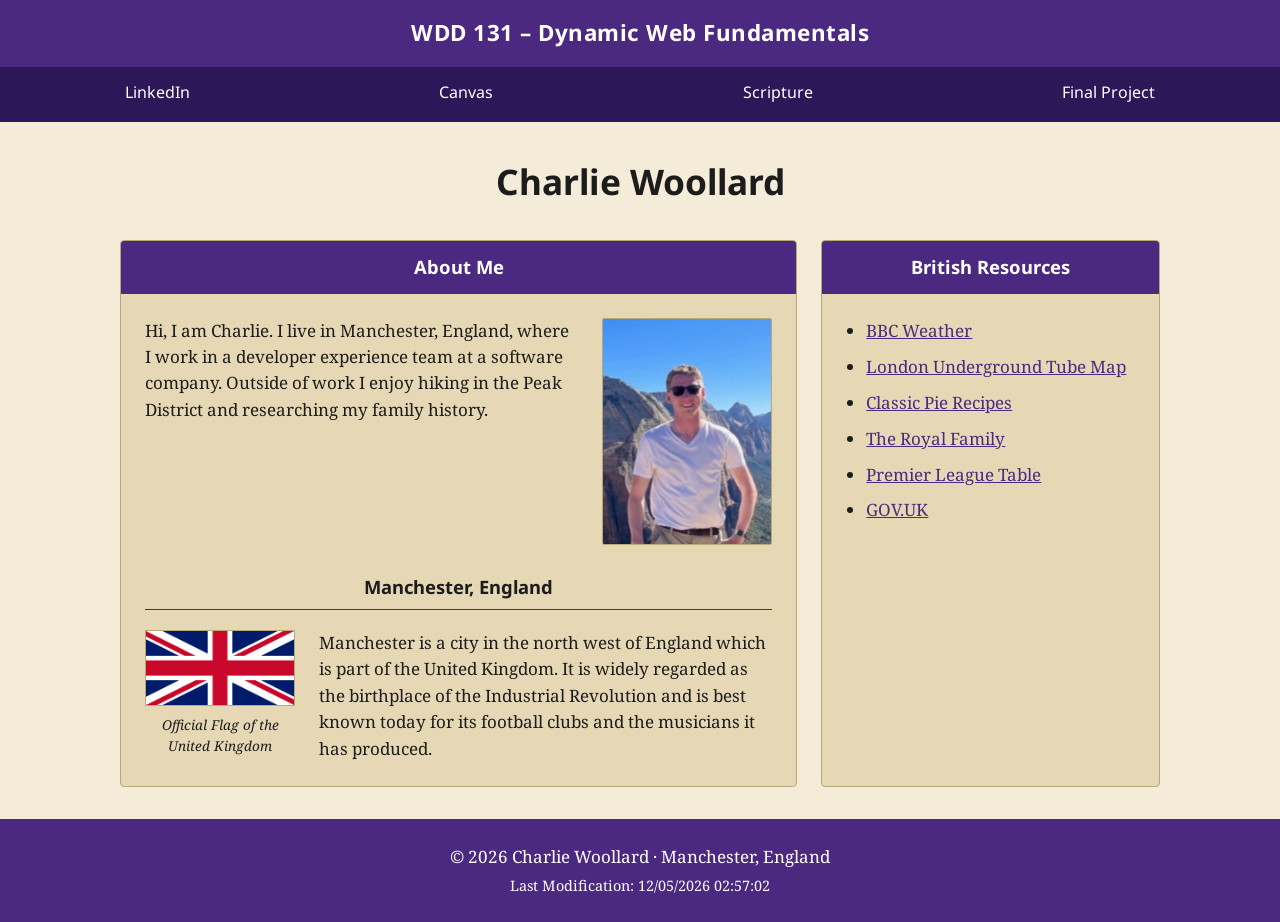
<file: index.html>
<!DOCTYPE html>
<html lang="en">

<head>
    <meta charset="UTF-8">
    <meta name="viewport" content="width=device-width, initial-scale=1.0">
    <meta name="description"
        content="WDD 131 – Dynamic Web Fundamentals course home page for Charlie Woollard, a developer from Manchester, England.">
    <meta name="author" content="Charlie Woollard">
    <title>WDD 131 – Dynamic Web Fundamentals – Charlie Woollard</title>
    <link rel="preconnect" href="https://fonts.googleapis.com">
    <link rel="preconnect" href="https://fonts.gstatic.com" crossorigin>
    <link rel="stylesheet"
        href="https://fonts.googleapis.com/css2?family=Noto+Sans:wght@400;700&family=Noto+Serif:ital,wght@0,400;0,700;1,400&display=swap">
    <link rel="stylesheet" href="styles/base.css">
    <script src="scripts/getdates.js" defer></script>
</head>

<body>
    <header>
        <span id="course-title">WDD 131 – Dynamic Web Fundamentals</span>
        <nav>
            <ul>
                <li><a href="https://www.linkedin.com/in/charliewoollard/">LinkedIn</a></li>
                <li><a href="https://byupw.instructure.com/">Canvas</a></li>
                <li><a
                        href="https://www.churchofjesuschrist.org/study/scriptures/bofm/mosiah/2?lang=eng&amp;id=p17#p17">Scripture</a>
                </li>
                <li><a href="project/index.html">Final Project</a></li>
            </ul>
        </nav>
    </header>

    <main>
        <h1>Charlie Woollard</h1>

        <div class="cards">
            <section class="card">
                <h2>About Me</h2>
                <div class="card-body">
                    <div class="about-intro">
                        <p>Hi, I am Charlie. I live in Manchester, England, where I work in a developer experience
                            team at a software company. Outside of work I enjoy hiking in the Peak District and
                            researching my family history.</p>
                        <img src="images/profile.jpg" alt="Photo of Charlie Woollard" class="profile-photo" width="269"
                            height="360">
                    </div>

                    <h3>Manchester, England</h3>

                    <div class="country">
                        <figure class="flag">
                            <img src="images/united-kingdom-flag.png" alt="Flag of the United Kingdom" width="330"
                                height="165">
                            <figcaption>Official Flag of the United Kingdom</figcaption>
                        </figure>
                        <p>Manchester is a city in the north west of England which is part of the United Kingdom. It is
                            widely regarded as the birthplace of the Industrial Revolution and is best known today for
                            its football clubs and the musicians it has produced.</p>
                    </div>
                </div>
            </section>

            <section class="card">
                <h2>British Resources</h2>
                <div class="card-body">
                    <ul class="resources">
                        <li><a href="https://www.bbc.co.uk/weather">BBC Weather</a></li>
                        <li><a href="https://tfl.gov.uk/maps/track/tube">London Underground Tube Map</a></li>
                        <li><a href="https://www.bbcgoodfood.com/recipes/collection/pie-recipes">Classic Pie Recipes</a>
                        </li>
                        <li><a href="https://www.royal.uk/royal-family">The Royal Family</a></li>
                        <li><a href="https://www.premierleague.com/tables">Premier League Table</a></li>
                        <li><a href="https://www.gov.uk/">GOV.UK</a></li>
                    </ul>
                </div>
            </section>
        </div>
    </main>

    <footer>
        <p>&copy; <span id="currentyear"></span> Charlie Woollard · Manchester, England</p>
        <p id="lastModified"></p>
    </footer>
</body>

</html>
</file>
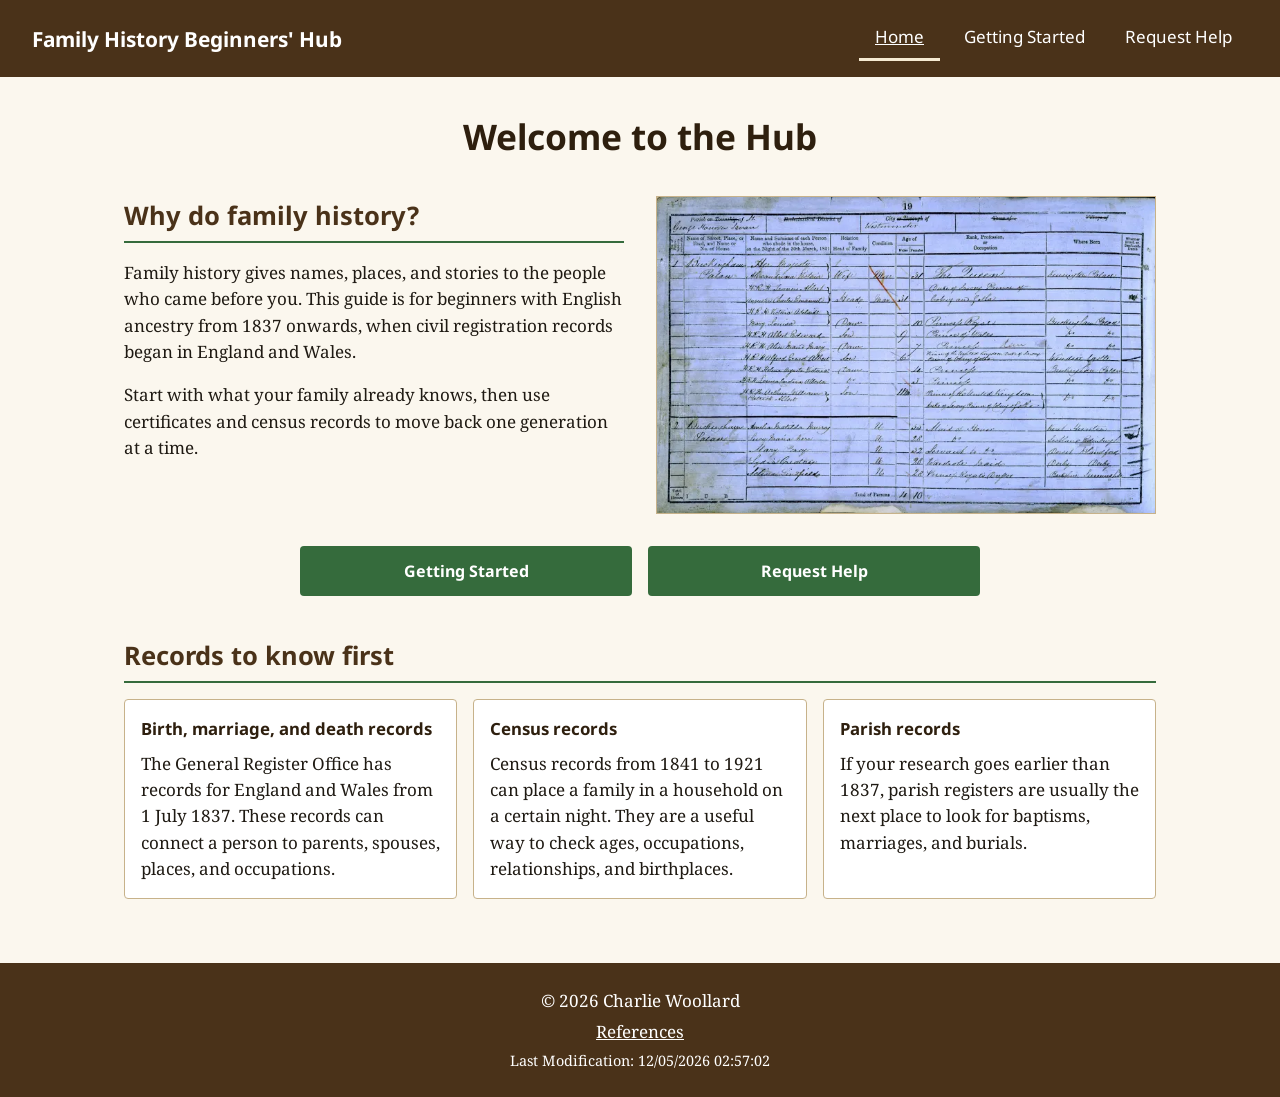
<file: project/index.html>
<!DOCTYPE html>
<html lang="en">

<head>
    <meta charset="UTF-8">
    <meta name="viewport" content="width=device-width, initial-scale=1.0">
    <meta name="description"
        content="A beginner guide to family history research for people with English ancestry from 1837 onwards.">
    <meta name="author" content="Charlie Woollard">
    <title>Family History Beginners' Hub</title>
    <link rel="preconnect" href="https://fonts.googleapis.com">
    <link rel="preconnect" href="https://fonts.gstatic.com" crossorigin>
    <link rel="stylesheet"
        href="https://fonts.googleapis.com/css2?family=Noto+Sans:wght@400;700&family=Noto+Serif:wght@400;700&display=swap">
    <link rel="stylesheet" href="styles/project.css">
    <script src="scripts/project.js" defer></script>
</head>

<body>
    <header>
        <p class="logo">Family History Beginners' Hub</p>
        <button id="menu-btn" type="button" aria-label="Toggle navigation menu"></button>
        <nav id="primary-nav">
            <ul>
                <li><a href="index.html" class="active">Home</a></li>
                <li><a href="getting-started.html">Getting Started</a></li>
                <li><a href="request-help.html">Request Help</a></li>
            </ul>
        </nav>
    </header>

    <main>
        <h1>Welcome to the Hub</h1>

        <section class="home-intro">
            <div>
                <h2>Why do family history?</h2>
                <p>Family history gives names, places, and stories to the people who came before you. This guide is for
                    beginners with English ancestry from 1837 onwards, when civil registration records began in England
                    and Wales.</p>
                <p>Start with what your family already knows, then use certificates and census records to move back one
                    generation at a time.</p>
            </div>
            <img class="hero-image" src="images/census-1851.webp"
                alt="Page from the 1851 census showing names and details written by hand" width="720" height="457">
        </section>

        <div class="action-links">
            <a href="getting-started.html">Getting Started</a>
            <a href="request-help.html">Request Help</a>
        </div>

        <section>
            <h2>Records to know first</h2>
            <div class="info-grid">
                <article>
                    <h3>Birth, marriage, and death records</h3>
                    <p>The General Register Office has records for England and Wales from 1 July 1837. These records can
                        connect a person to parents, spouses, places, and occupations.</p>
                </article>
                <article>
                    <h3>Census records</h3>
                    <p>Census records from 1841 to 1921 can place a family in a household on a certain night. They are a
                        useful way to check ages, occupations, relationships, and birthplaces.</p>
                </article>
                <article>
                    <h3>Parish records</h3>
                    <p>If your research goes earlier than 1837, parish registers are usually the next place to look for
                        baptisms, marriages, and burials.</p>
                </article>
            </div>
        </section>
    </main>

    <footer>
        <p>&copy; <span id="currentyear"></span> Charlie Woollard</p>
        <p><a href="references.html">References</a></p>
        <p id="lastModified"></p>
    </footer>
</body>

</html>
</file>
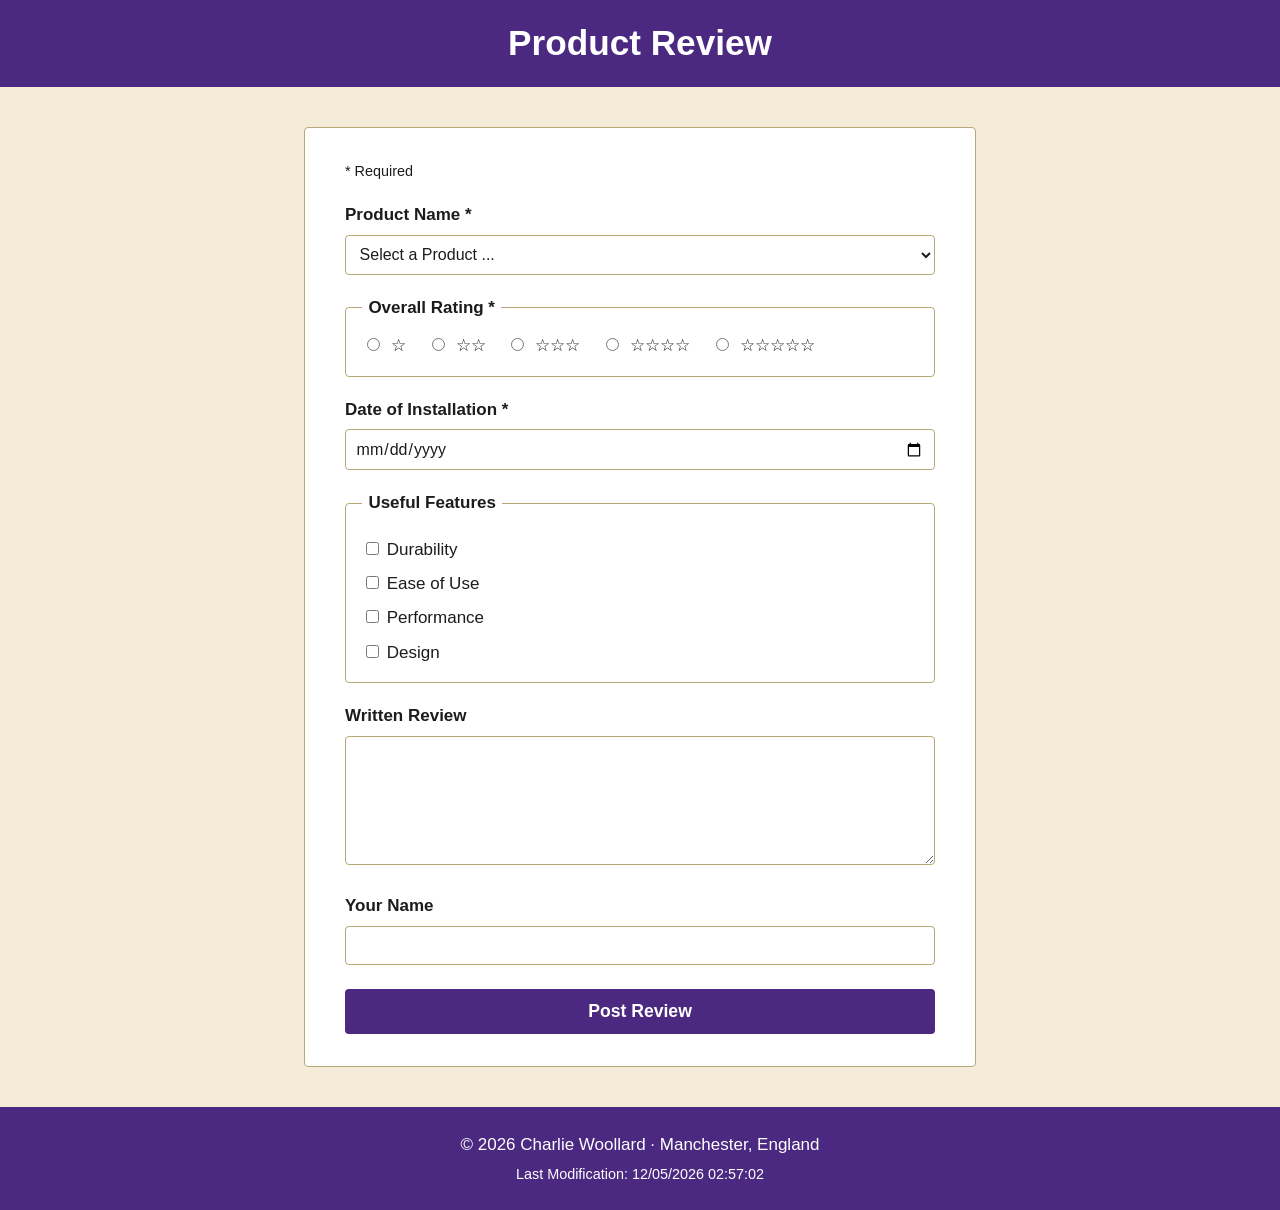
<file: form.html>
<!DOCTYPE html>
<html lang="en">

<head>
    <meta charset="UTF-8">
    <meta name="viewport" content="width=device-width, initial-scale=1.0">
    <meta name="description"
        content="WDD 131 - Product Review form where customers can rate and review a product, by Charlie Woollard.">
    <meta name="author" content="Charlie Woollard">
    <title>Product Review - Charlie Woollard</title>
    <link rel="stylesheet" href="styles/form.css">
    <script src="scripts/form.js" defer></script>
</head>

<body>
    <header>
        <h1>Product Review</h1>
    </header>

    <main>
        <form method="get" action="review.html">
            <p class="note">* Required</p>

            <label for="product">Product Name *</label>
            <select id="product" name="product" required>
                <option value="" disabled selected>Select a Product ...</option>
            </select>

            <fieldset class="rating">
                <legend>Overall Rating *</legend>
                <input type="radio" id="rating1" name="rating" value="1" required>
                <label for="rating1">&star;</label>
                <input type="radio" id="rating2" name="rating" value="2" required>
                <label for="rating2">&star;&star;</label>
                <input type="radio" id="rating3" name="rating" value="3" required>
                <label for="rating3">&star;&star;&star;</label>
                <input type="radio" id="rating4" name="rating" value="4" required>
                <label for="rating4">&star;&star;&star;&star;</label>
                <input type="radio" id="rating5" name="rating" value="5" required>
                <label for="rating5">&star;&star;&star;&star;&star;</label>
            </fieldset>

            <label for="installdate">Date of Installation *</label>
            <input type="date" id="installdate" name="installdate" required>

            <fieldset class="features">
                <legend>Useful Features</legend>
                <div>
                    <input type="checkbox" id="durability" name="feature" value="durability">
                    <label for="durability">Durability</label>
                </div>
                <div>
                    <input type="checkbox" id="ease" name="feature" value="ease of use">
                    <label for="ease">Ease of Use</label>
                </div>
                <div>
                    <input type="checkbox" id="performance" name="feature" value="performance">
                    <label for="performance">Performance</label>
                </div>
                <div>
                    <input type="checkbox" id="design" name="feature" value="design">
                    <label for="design">Design</label>
                </div>
            </fieldset>

            <label for="review">Written Review</label>
            <textarea id="review" name="review" rows="6"></textarea>

            <label for="username">Your Name</label>
            <input type="text" id="username" name="username">

            <input type="submit" value="Post Review">
        </form>
    </main>

    <footer>
        <p>&copy; <span id="currentyear"></span> Charlie Woollard · Manchester, England</p>
        <p id="lastModified"></p>
    </footer>
</body>

</html>
</file>
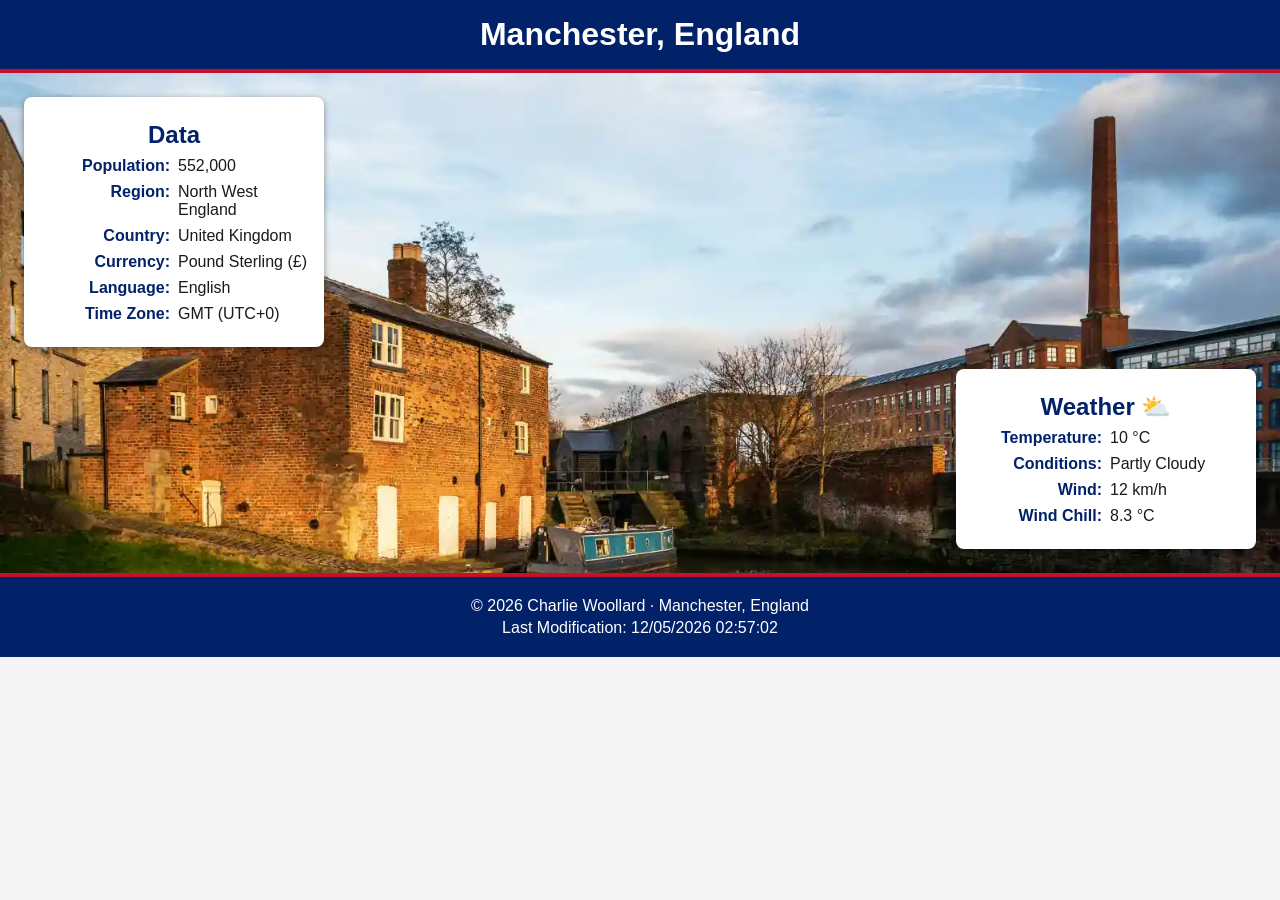
<file: place.html>
<!DOCTYPE html>
<html lang="en">

<head>
    <meta charset="UTF-8">
    <meta name="viewport" content="width=device-width, initial-scale=1.0">
    <meta name="description" content="Key facts and current weather for Manchester, England.">
    <meta name="author" content="Charlie Woollard">
    <title>Manchester, England - Charlie Woollard</title>
    <link rel="stylesheet" href="styles/place.css">
    <script src="scripts/place.js" defer></script>
</head>

<body>
    <header>
        <h1>Manchester, England</h1>
    </header>
    <main>
        <div class="hero">
            <picture>
                <source srcset="images/manchester-desktop.webp" media="(min-width: 700px)">
                <img src="images/manchester-mobile.webp" alt="View of Manchester, England" width="800" height="1200">
            </picture>
            <section class="data">
                <h2>Data</h2>
                <p><span class="label">Population:</span> 552,000</p>
                <p><span class="label">Region:</span> North West England</p>
                <p><span class="label">Country:</span> United Kingdom</p>
                <p><span class="label">Currency:</span> Pound Sterling (£)</p>
                <p><span class="label">Language:</span> English</p>
                <p><span class="label">Time Zone:</span> GMT (UTC+0)</p>
            </section>
            <section class="weather">
                <h2>Weather</h2>
                <img class="weather-icon" src="images/weather.svg" alt="Partly cloudy" width="64" height="55">
                <p><span class="label">Temperature:</span> 10 °C</p>
                <p><span class="label">Conditions:</span> Partly Cloudy</p>
                <p><span class="label">Wind:</span> 12 km/h</p>
                <p><span class="label">Wind Chill:</span> <span id="windchill"></span></p>
            </section>
        </div>
    </main>
    <footer>
        <p>&copy; <span id="currentyear"></span> Charlie Woollard · Manchester, England</p>
        <p id="lastModified"></p>
    </footer>
</body>

</html>
</file>
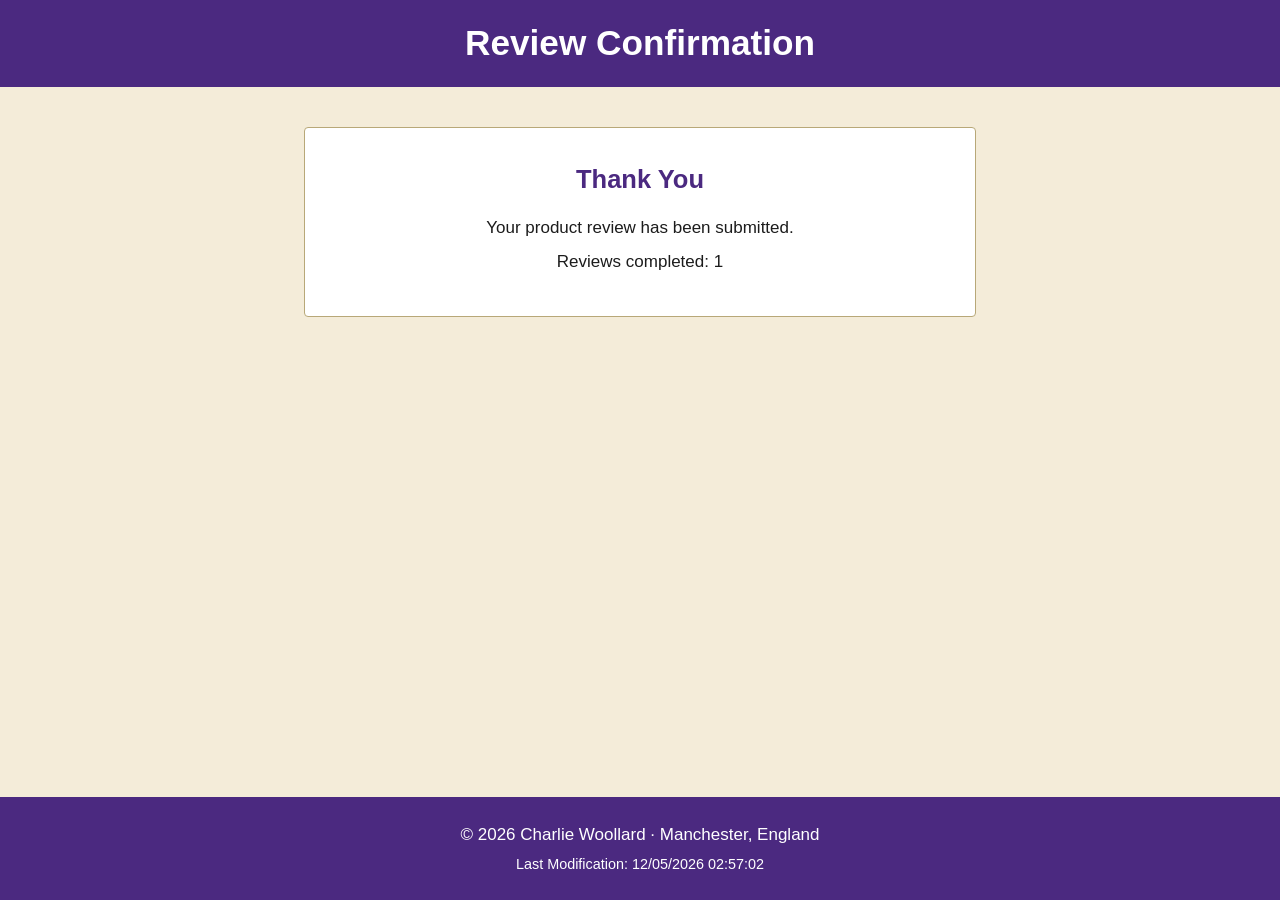
<file: review.html>
<!DOCTYPE html>
<html lang="en">

<head>
    <meta charset="UTF-8">
    <meta name="viewport" content="width=device-width, initial-scale=1.0">
    <meta name="description" content="WDD 131 - Product Review confirmation page, by Charlie Woollard.">
    <meta name="author" content="Charlie Woollard">
    <title>Review Confirmation - Charlie Woollard</title>
    <link rel="stylesheet" href="styles/form.css">
    <script src="scripts/review.js" defer></script>
</head>

<body>
    <header>
        <h1>Review Confirmation</h1>
    </header>

    <main>
        <section class="confirmation">
            <h2>Thank You</h2>
            <p>Your product review has been submitted.</p>
            <p>Reviews completed: <span id="reviewcount"></span></p>
        </section>
    </main>

    <footer>
        <p>&copy; <span id="currentyear"></span> Charlie Woollard · Manchester, England</p>
        <p id="lastModified"></p>
    </footer>
</body>

</html>
</file>
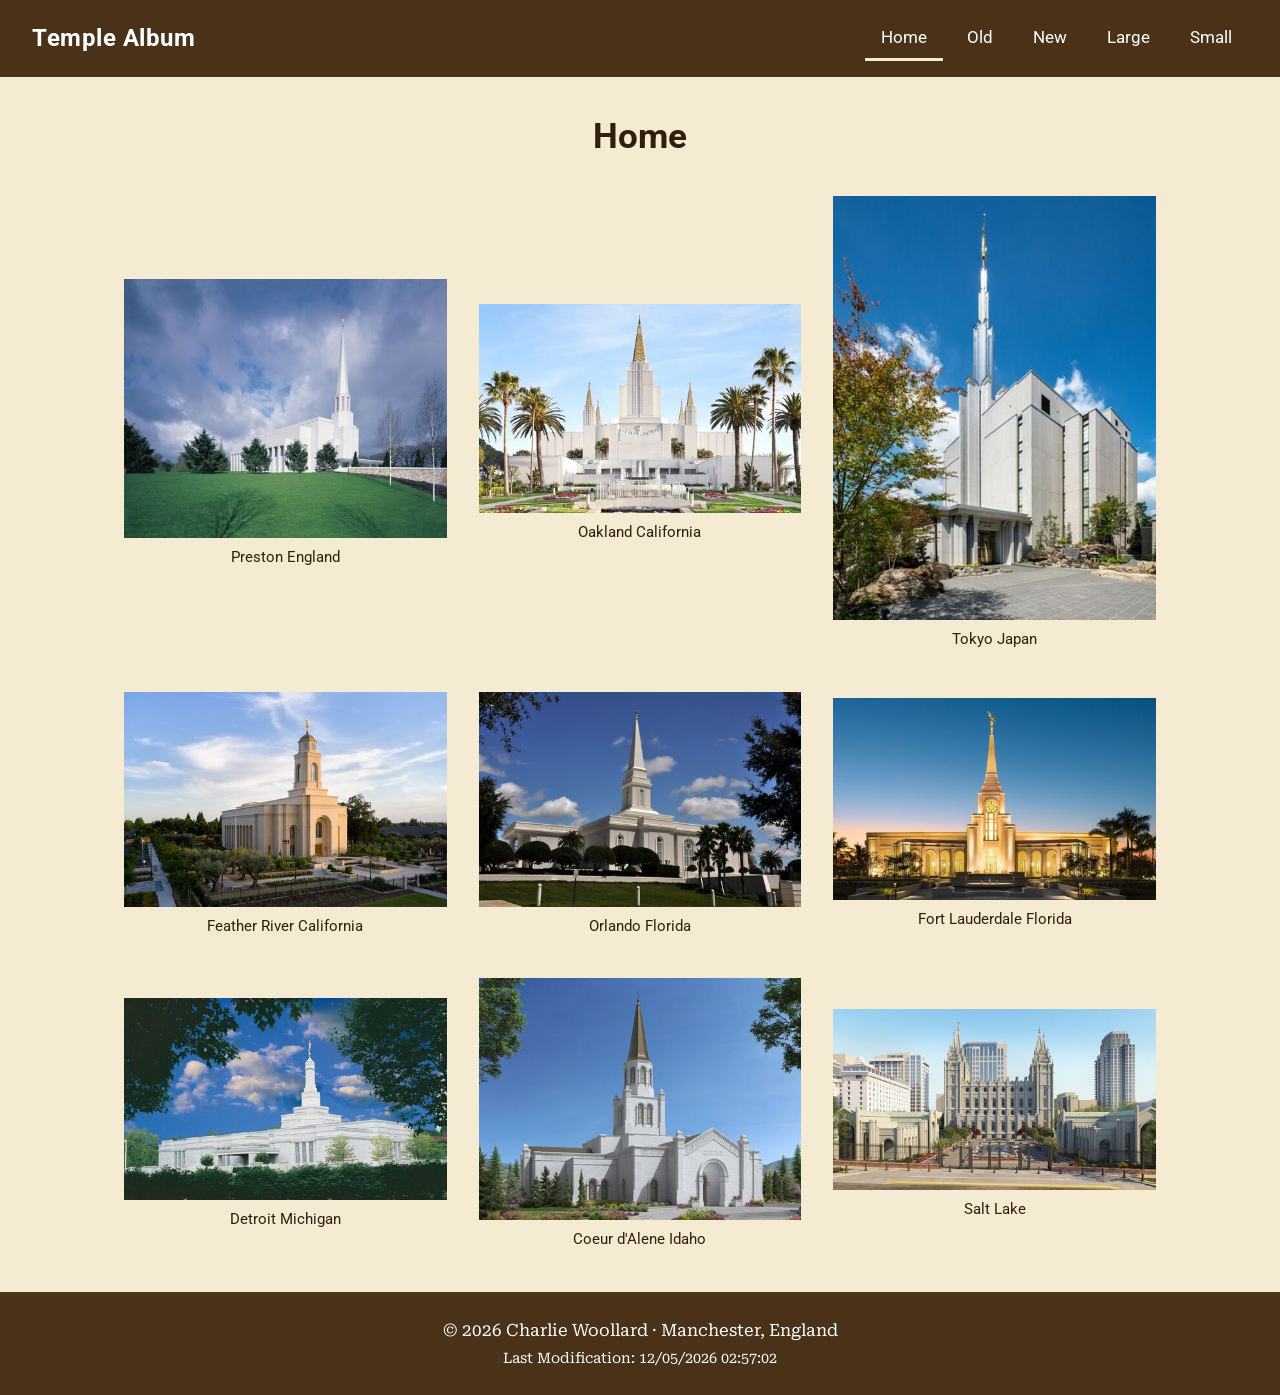
<file: temples.html>
<!DOCTYPE html>
<html lang="en">

<head>
    <meta charset="UTF-8">
    <meta name="viewport" content="width=device-width, initial-scale=1.0">
    <meta name="description"
        content="WDD 131 – Picture Album of temples of The Church of Jesus Christ of Latter-day Saints, by Charlie Woollard.">
    <meta name="author" content="Charlie Woollard">
    <title>WDD 131 – Temple Album – Charlie Woollard</title>
    <link rel="preconnect" href="https://fonts.googleapis.com">
    <link rel="preconnect" href="https://fonts.gstatic.com" crossorigin>
    <link rel="stylesheet"
        href="https://fonts.googleapis.com/css2?family=Roboto:wght@400;700&family=Roboto+Serif:wght@400;700&display=swap">
    <link rel="stylesheet" href="styles/temples.css">
    <link rel="stylesheet" href="styles/temples-large.css">
    <script src="scripts/temples.js" defer></script>
</head>

<body>
    <header>
        <p class="logo">Temple Album</p>
        <button id="menu-btn" aria-label="Toggle navigation menu"></button>
        <nav id="primary-nav">
            <ul>
                <li><a href="#" class="active">Home</a></li>
                <li><a href="#">Old</a></li>
                <li><a href="#">New</a></li>
                <li><a href="#">Large</a></li>
                <li><a href="#">Small</a></li>
            </ul>
        </nav>
    </header>

    <main>
        <h1>Home</h1>

        <div class="album">
            <figure>
                <img src="images/preston-temple.jpg" alt="Preston England Temple">
                <figcaption>Preston England</figcaption>
            </figure>

            <figure>
                <img src="images/oakland-temple.jpg" alt="Oakland California Temple">
                <figcaption>Oakland California</figcaption>
            </figure>

            <figure>
                <img src="images/tokyo-temple.jpg" alt="Tokyo Japan Temple">
                <figcaption>Tokyo Japan</figcaption>
            </figure>

            <figure>
                <img src="images/feather-river-temple.jpg" alt="Feather River California Temple">
                <figcaption>Feather River California</figcaption>
            </figure>

            <figure>
                <img src="images/orlando-temple.jpg" alt="Orlando Florida Temple">
                <figcaption>Orlando Florida</figcaption>
            </figure>

            <figure>
                <img src="images/fort-lauderdale-temple.jpg" alt="Fort Lauderdale Florida Temple">
                <figcaption>Fort Lauderdale Florida</figcaption>
            </figure>

            <figure>
                <img src="images/detroit-temple.jpg" alt="Detroit Michigan Temple">
                <figcaption>Detroit Michigan</figcaption>
            </figure>

            <figure>
                <img src="images/coeur-dalene-temple.jpg" alt="Coeur d'Alene Idaho Temple">
                <figcaption>Coeur d'Alene Idaho</figcaption>
            </figure>

            <figure>
                <img src="images/salt-lake-temple.jpg" alt="Salt Lake Temple">
                <figcaption>Salt Lake</figcaption>
            </figure>
        </div>
    </main>

    <footer>
        <p>&copy; <span id="currentyear"></span> Charlie Woollard · Manchester, England</p>
        <p id="lastModified"></p>
    </footer>
</body>

</html>
</file>
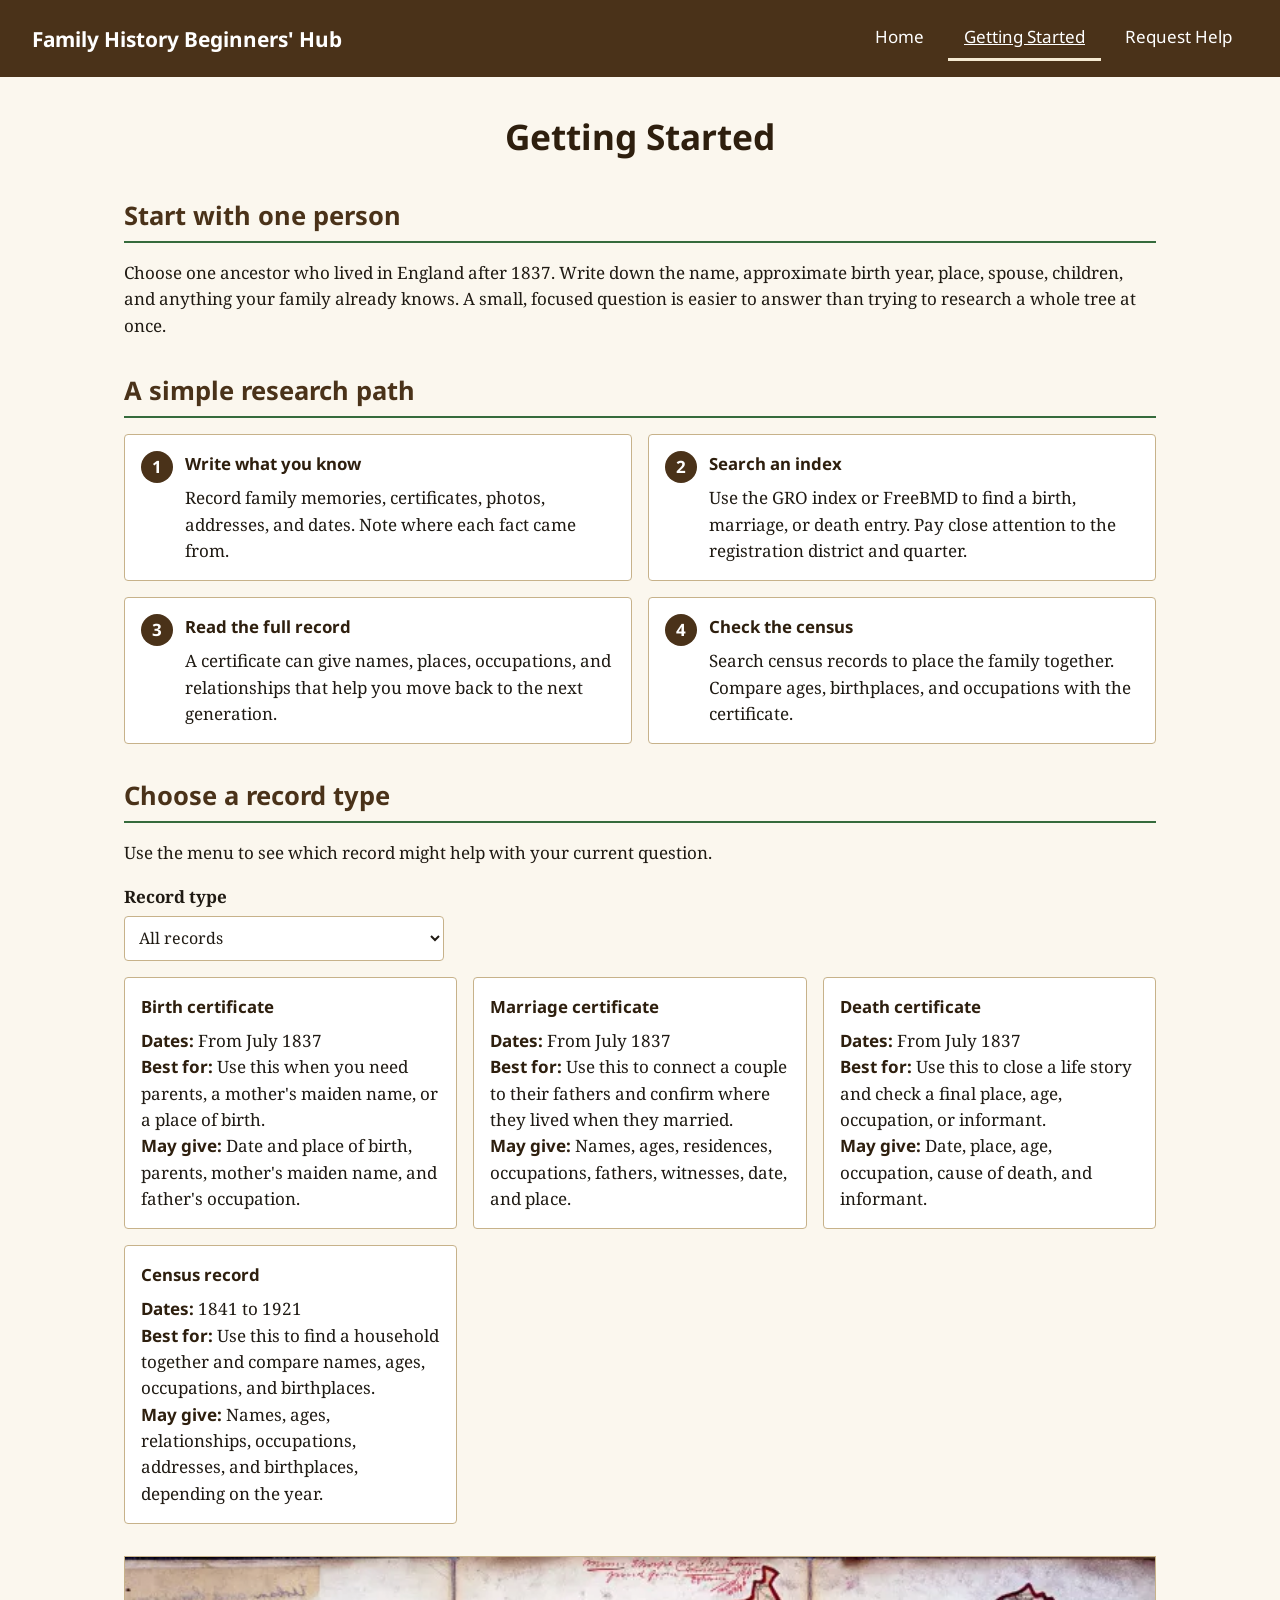
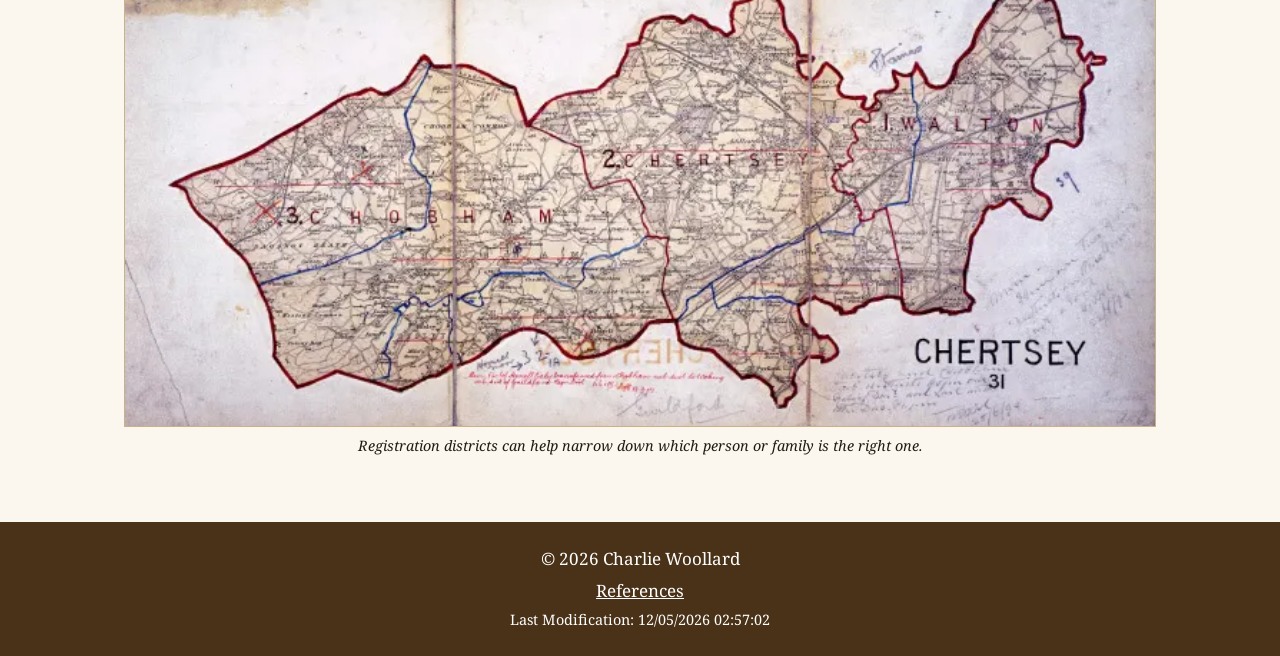
<file: project/getting-started.html>
<!DOCTYPE html>
<html lang="en">

<head>
    <meta charset="UTF-8">
    <meta name="viewport" content="width=device-width, initial-scale=1.0">
    <meta name="description"
        content="Simple steps for beginning English family history research with civil registration and census records.">
    <meta name="author" content="Charlie Woollard">
    <title>Getting Started - Family History Beginners' Hub</title>
    <link rel="preconnect" href="https://fonts.googleapis.com">
    <link rel="preconnect" href="https://fonts.gstatic.com" crossorigin>
    <link rel="stylesheet"
        href="https://fonts.googleapis.com/css2?family=Noto+Sans:wght@400;700&family=Noto+Serif:wght@400;700&display=swap">
    <link rel="stylesheet" href="styles/project.css">
    <script src="scripts/project.js" defer></script>
</head>

<body>
    <header>
        <p class="logo">Family History Beginners' Hub</p>
        <button id="menu-btn" type="button" aria-label="Toggle navigation menu"></button>
        <nav id="primary-nav">
            <ul>
                <li><a href="index.html">Home</a></li>
                <li><a href="getting-started.html" class="active">Getting Started</a></li>
                <li><a href="request-help.html">Request Help</a></li>
            </ul>
        </nav>
    </header>

    <main>
        <h1>Getting Started</h1>

        <section>
            <h2>Start with one person</h2>
            <p>Choose one ancestor who lived in England after 1837. Write down the name, approximate birth year, place,
                spouse, children, and anything your family already knows. A small, focused question is easier to answer
                than trying to research a whole tree at once.</p>
        </section>

        <section>
            <h2>A simple research path</h2>
            <div class="step-list">
                <article>
                    <span>1</span>
                    <h3>Write what you know</h3>
                    <p>Record family memories, certificates, photos, addresses, and dates. Note where each fact came
                        from.</p>
                </article>
                <article>
                    <span>2</span>
                    <h3>Search an index</h3>
                    <p>Use the GRO index or FreeBMD to find a birth, marriage, or death entry. Pay close attention to
                        the registration district and quarter.</p>
                </article>
                <article>
                    <span>3</span>
                    <h3>Read the full record</h3>
                    <p>A certificate can give names, places, occupations, and relationships that help you move back to
                        the next generation.</p>
                </article>
                <article>
                    <span>4</span>
                    <h3>Check the census</h3>
                    <p>Search census records to place the family together. Compare ages, birthplaces, and occupations
                        with the certificate.</p>
                </article>
            </div>
        </section>

        <section>
            <h2>Choose a record type</h2>
            <p>Use the menu to see which record might help with your current question.</p>
            <label for="record-filter">Record type</label>
            <select id="record-filter">
                <option value="all">All records</option>
                <option value="birth">Birth</option>
                <option value="marriage">Marriage</option>
                <option value="death">Death</option>
                <option value="census">Census</option>
            </select>
            <div id="record-cards" class="record-cards"></div>
        </section>

        <figure class="wide-figure">
            <img src="images/registration-districts.webp"
                alt="Map showing Chertsey registration sub-districts used for the 1891 census" width="720" height="328"
                loading="lazy">
            <figcaption>Registration districts can help narrow down which person or family is the right one.
            </figcaption>
        </figure>
    </main>

    <footer>
        <p>&copy; <span id="currentyear"></span> Charlie Woollard</p>
        <p><a href="references.html">References</a></p>
        <p id="lastModified"></p>
    </footer>
</body>

</html>
</file>
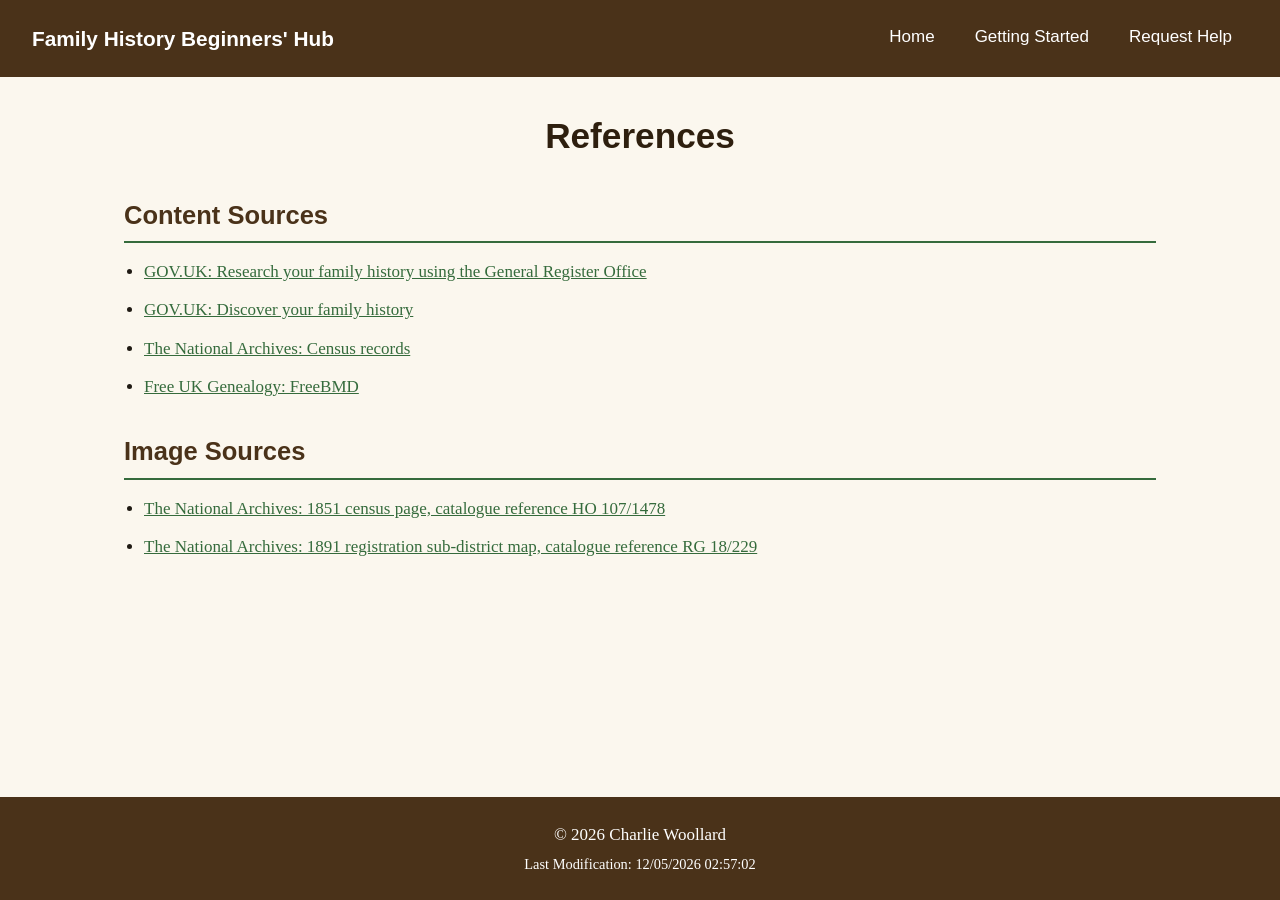
<file: project/references.html>
<!DOCTYPE html>
<html lang="en">

<head>
    <meta charset="UTF-8">
    <meta name="viewport" content="width=device-width, initial-scale=1.0">
    <meta name="description" content="References used for Family History Beginners' Hub.">
    <meta name="author" content="Charlie Woollard">
    <title>References - Family History Beginners' Hub</title>
    <link rel="stylesheet" href="styles/project.css">
    <script src="scripts/project.js" defer></script>
</head>

<body>
    <header>
        <p class="logo">Family History Beginners' Hub</p>
        <button id="menu-btn" type="button" aria-label="Toggle navigation menu"></button>
        <nav id="primary-nav">
            <ul>
                <li><a href="index.html">Home</a></li>
                <li><a href="getting-started.html">Getting Started</a></li>
                <li><a href="request-help.html">Request Help</a></li>
            </ul>
        </nav>
    </header>

    <main>
        <h1>References</h1>

        <section>
            <h2>Content Sources</h2>
            <ul class="reference-list">
                <li><a href="https://www.gov.uk/research-family-history">GOV.UK: Research your family history using the
                        General Register Office</a></li>
                <li><a
                        href="https://www.gov.uk/government/publications/discover-your-family-history/discover-your-family-history-accessible-version">GOV.UK:
                        Discover your family history</a></li>
                <li><a
                        href="https://www.nationalarchives.gov.uk/help-with-your-research/research-guides/census-records/">The
                        National Archives: Census records</a></li>
                <li><a href="https://www.freeukgenealogy.org.uk/freebmd">Free UK Genealogy: FreeBMD</a></li>
            </ul>
        </section>

        <section>
            <h2>Image Sources</h2>
            <ul class="reference-list">
                <li><a
                        href="https://www.nationalarchives.gov.uk/help-with-your-research/research-guides/census-records/">The
                        National Archives: 1851 census page, catalogue reference HO 107/1478</a></li>
                <li><a
                        href="https://www.nationalarchives.gov.uk/help-with-your-research/research-guides/census-records/">The
                        National Archives: 1891 registration sub-district map, catalogue reference RG 18/229</a></li>
            </ul>
        </section>
    </main>

    <footer>
        <p>&copy; <span id="currentyear"></span> Charlie Woollard</p>
        <p id="lastModified"></p>
    </footer>
</body>

</html>
</file>
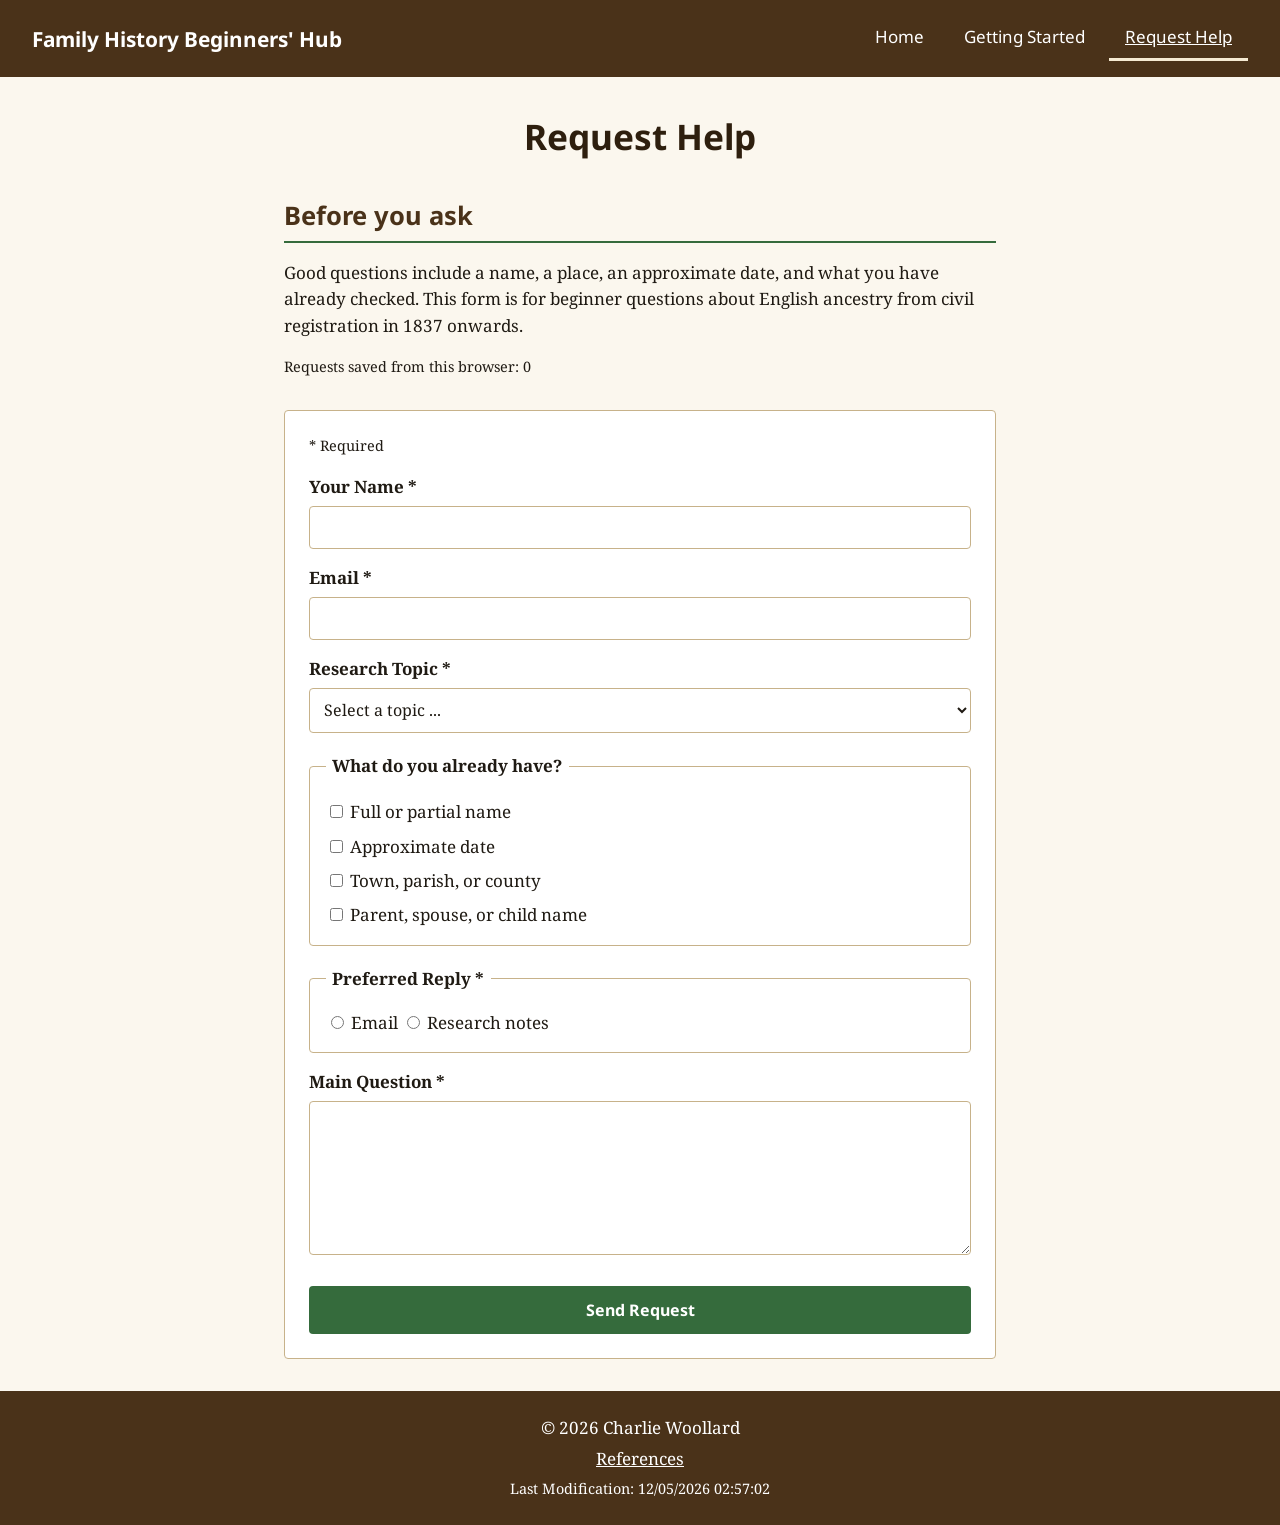
<file: project/request-help.html>
<!DOCTYPE html>
<html lang="en">

<head>
    <meta charset="UTF-8">
    <meta name="viewport" content="width=device-width, initial-scale=1.0">
    <meta name="description" content="Request help with a beginner English family history question from 1837 onwards.">
    <meta name="author" content="Charlie Woollard">
    <title>Request Help - Family History Beginners' Hub</title>
    <link rel="preconnect" href="https://fonts.googleapis.com">
    <link rel="preconnect" href="https://fonts.gstatic.com" crossorigin>
    <link rel="stylesheet"
        href="https://fonts.googleapis.com/css2?family=Noto+Sans:wght@400;700&family=Noto+Serif:wght@400;700&display=swap">
    <link rel="stylesheet" href="styles/project.css">
    <script src="scripts/project.js" defer></script>
</head>

<body>
    <header>
        <p class="logo">Family History Beginners' Hub</p>
        <button id="menu-btn" type="button" aria-label="Toggle navigation menu"></button>
        <nav id="primary-nav">
            <ul>
                <li><a href="index.html">Home</a></li>
                <li><a href="getting-started.html">Getting Started</a></li>
                <li><a href="request-help.html" class="active">Request Help</a></li>
            </ul>
        </nav>
    </header>

    <main class="form-page">
        <h1>Request Help</h1>

        <section>
            <h2>Before you ask</h2>
            <p>Good questions include a name, a place, an approximate date, and what you have already checked. This form
                is for beginner questions about English ancestry from civil registration in 1837 onwards.</p>
            <p id="saved-count"></p>
        </section>

        <form id="help-form" method="get" action="request-help.html">
            <p class="note">* Required</p>

            <label for="name">Your Name *</label>
            <input type="text" id="name" name="name" required>

            <label for="email">Email *</label>
            <input type="email" id="email" name="email" required>

            <label for="topic">Research Topic *</label>
            <select id="topic" name="topic" required>
                <option value="" disabled selected>Select a topic ...</option>
                <option value="birth">Finding a birth record</option>
                <option value="marriage">Finding a marriage record</option>
                <option value="death">Finding a death record</option>
                <option value="census">Using census records</option>
                <option value="next">Choosing what to search next</option>
            </select>

            <fieldset>
                <legend>What do you already have?</legend>
                <div>
                    <input type="checkbox" id="known-name" name="known-name" value="name">
                    <label for="known-name">Full or partial name</label>
                </div>
                <div>
                    <input type="checkbox" id="known-date" name="known-date" value="date">
                    <label for="known-date">Approximate date</label>
                </div>
                <div>
                    <input type="checkbox" id="known-place" name="known-place" value="place">
                    <label for="known-place">Town, parish, or county</label>
                </div>
                <div>
                    <input type="checkbox" id="known-family" name="known-family" value="family">
                    <label for="known-family">Parent, spouse, or child name</label>
                </div>
            </fieldset>

            <fieldset>
                <legend>Preferred Reply *</legend>
                <input type="radio" id="reply-email" name="reply" value="email" required>
                <label for="reply-email">Email</label>
                <input type="radio" id="reply-notes" name="reply" value="notes">
                <label for="reply-notes">Research notes</label>
            </fieldset>

            <label for="question">Main Question *</label>
            <textarea id="question" name="question" rows="6" required></textarea>

            <button type="submit">Send Request</button>
        </form>

        <section id="form-message" class="confirmation" hidden>
            <h2>Request Saved</h2>
            <p id="request-count"></p>
        </section>
    </main>

    <footer>
        <p>&copy; <span id="currentyear"></span> Charlie Woollard</p>
        <p><a href="references.html">References</a></p>
        <p id="lastModified"></p>
    </footer>
</body>

</html>
</file>
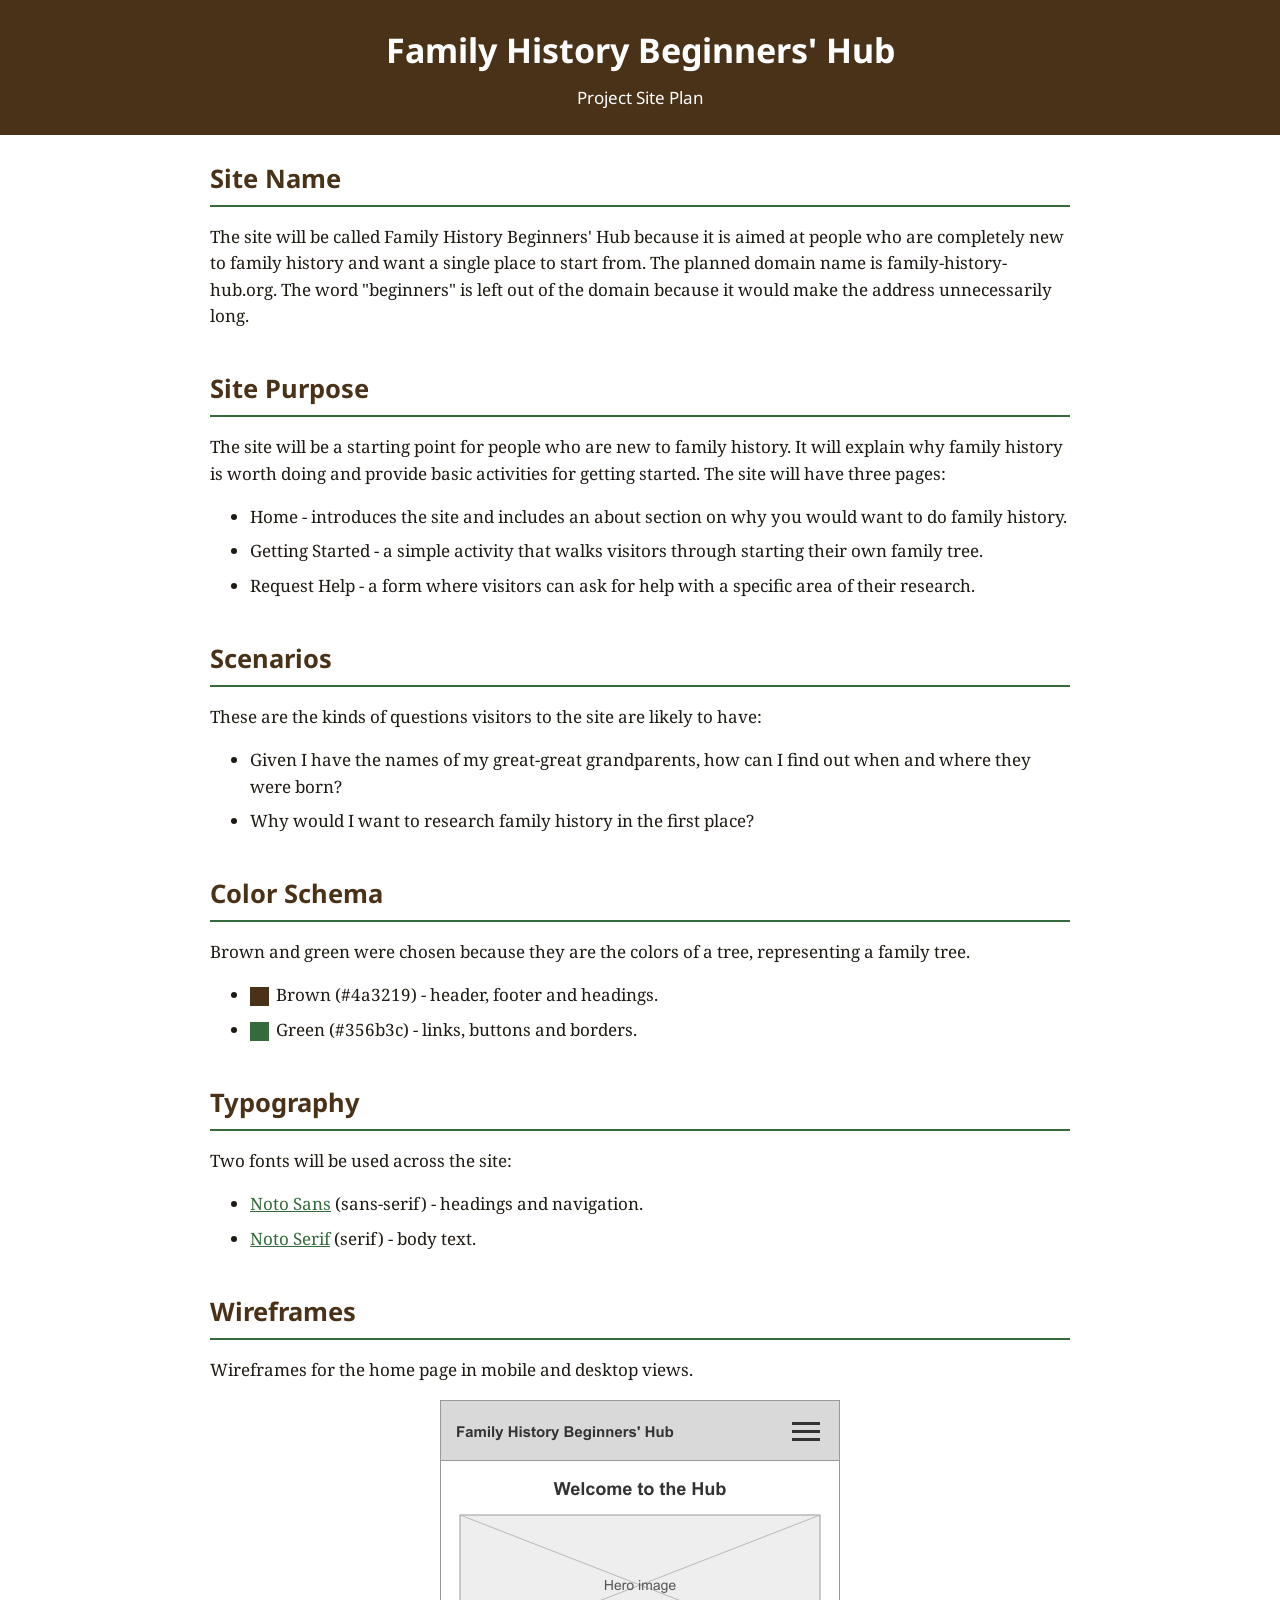
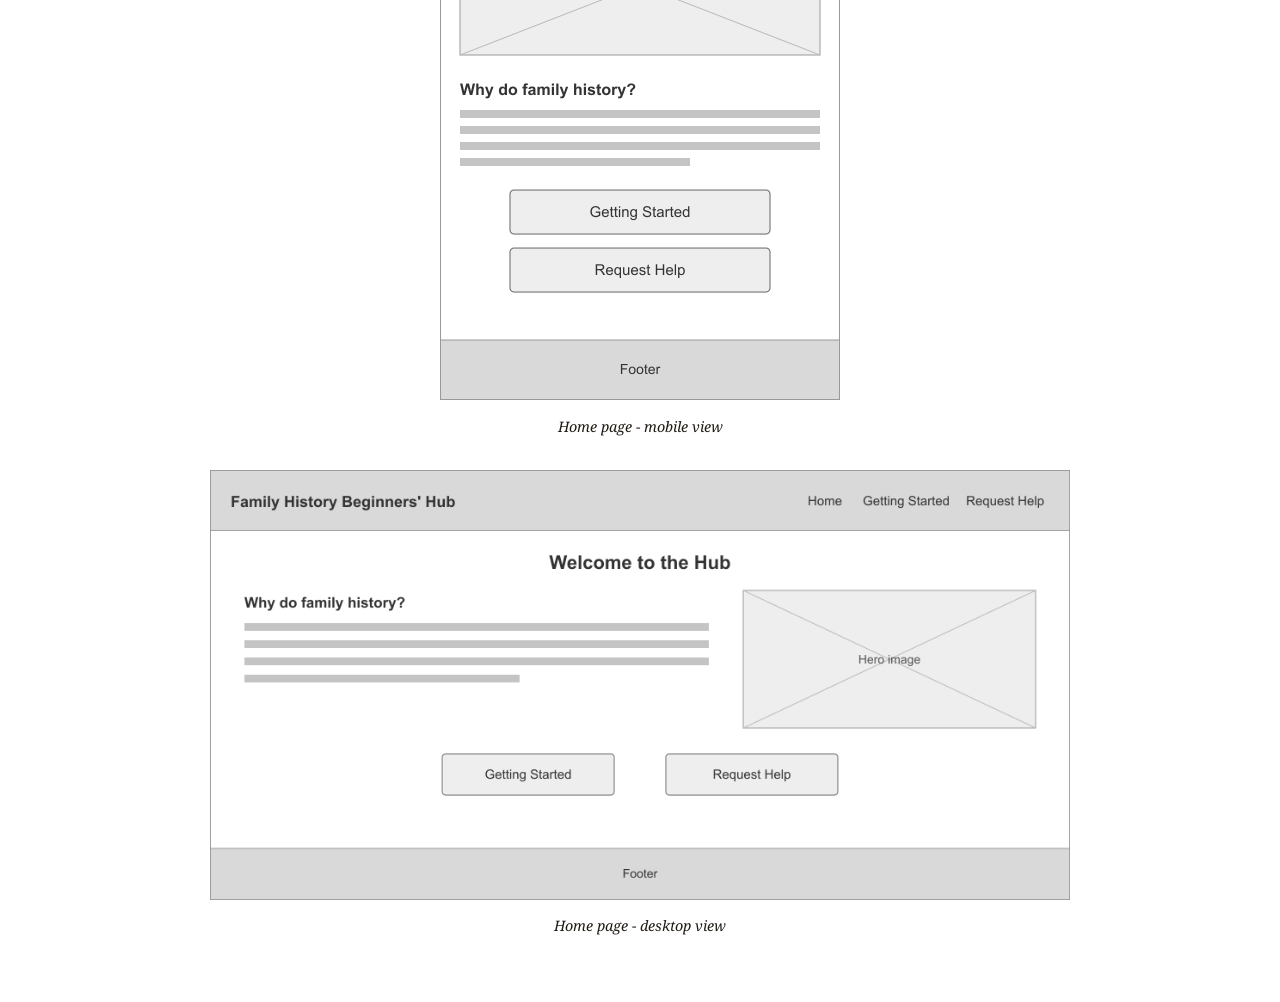
<file: project/siteplan.html>
<!DOCTYPE html>
<html lang="en">

<head>
    <meta charset="UTF-8">
    <meta name="viewport" content="width=device-width, initial-scale=1.0">
    <meta name="description"
        content="Site plan for Family History Beginners' Hub, the WDD 131 final project website by Charlie Woollard.">
    <meta name="author" content="Charlie Woollard">
    <title>WDD 131 - Project Site Plan - Charlie Woollard</title>
    <link rel="preconnect" href="https://fonts.googleapis.com">
    <link rel="preconnect" href="https://fonts.gstatic.com" crossorigin>
    <link rel="stylesheet"
        href="https://fonts.googleapis.com/css2?family=Noto+Sans:wght@400;700&family=Noto+Serif:wght@400;700&display=swap">
    <link rel="stylesheet" href="styles/siteplan.css">
</head>

<body>
    <header>
        <h1>Family History Beginners' Hub</h1>
        <p>Project Site Plan</p>
    </header>

    <main>
        <section>
            <h2>Site Name</h2>
            <p>The site will be called Family History Beginners' Hub because it is aimed at people who are completely
                new to family history and want a single place to start from. The planned domain name is
                family-history-hub.org. The word "beginners" is left out of the domain because it would make the
                address unnecessarily long.</p>
        </section>

        <section>
            <h2>Site Purpose</h2>
            <p>The site will be a starting point for people who are new to family history. It will explain why family
                history is worth doing and provide basic activities for getting started. The site will have three
                pages:</p>
            <ul>
                <li>Home - introduces the site and includes an about section on why you would want to do family
                    history.</li>
                <li>Getting Started - a simple activity that walks visitors through starting their own family tree.
                </li>
                <li>Request Help - a form where visitors can ask for help with a specific area of their research.</li>
            </ul>
        </section>

        <section>
            <h2>Scenarios</h2>
            <p>These are the kinds of questions visitors to the site are likely to have:</p>
            <ul>
                <li>Given I have the names of my great-great grandparents, how can I find out when and where they were
                    born?</li>
                <li>Why would I want to research family history in the first place?</li>
            </ul>
        </section>

        <section>
            <h2>Color Schema</h2>
            <p>Brown and green were chosen because they are the colors of a tree, representing a family tree.</p>
            <ul>
                <li><span class="swatch swatch-brown"></span>Brown (#4a3219) - header, footer and headings.</li>
                <li><span class="swatch swatch-green"></span>Green (#356b3c) - links, buttons and borders.</li>
            </ul>
        </section>

        <section>
            <h2>Typography</h2>
            <p>Two fonts will be used across the site:</p>
            <ul>
                <li><a href="https://fonts.google.com/noto/specimen/Noto+Sans">Noto Sans</a> (sans-serif) - headings
                    and navigation.</li>
                <li><a href="https://fonts.google.com/noto/specimen/Noto+Serif">Noto Serif</a> (serif) - body text.
                </li>
            </ul>
        </section>

        <section>
            <h2>Wireframes</h2>
            <p>Wireframes for the home page in mobile and desktop views.</p>
            <figure>
                <img src="images/wireframe-home-mobile.png" alt="Wireframe of the home page on a mobile screen"
                    width="400" height="600">
                <figcaption>Home page - mobile view</figcaption>
            </figure>
            <figure>
                <img src="images/wireframe-home-desktop.png" alt="Wireframe of the home page on a desktop screen"
                    width="1000" height="500">
                <figcaption>Home page - desktop view</figcaption>
            </figure>
        </section>
    </main>
</body>

</html>
</file>
<file: styles/base.css>
:root {
    --cream: #f4ecd9;
    --cream-dark: #e6d8b5;
    --purple: #4b2980;
    --purple-deep: #2c1758;
    --text: #1c1c1c;
    --white: #ffffff;
    --border: #b8a878;
}

* {
    box-sizing: border-box;
}

body {
    margin: 0;
    min-height: 100vh;
    background-color: var(--cream);
    color: var(--text);
    font-family: 'Noto Serif', Georgia, serif;
    font-size: 17px;
    line-height: 1.55;
    display: grid;
    grid-template-rows: auto auto 1fr auto;
}

h1,
h2,
h3 {
    font-family: 'Noto Sans', Arial, sans-serif;
    margin: 0;
}

a {
    color: var(--purple);
}

a:hover {
    color: var(--purple-deep);
}

header {
    background-color: var(--purple);
}

#course-title {
    display: block;
    text-align: center;
    color: var(--white);
    font-family: 'Noto Sans', Arial, sans-serif;
    font-size: 1.4rem;
    font-weight: 700;
    padding: 1rem;
    letter-spacing: 0.5px;
}

nav {
    background-color: var(--purple-deep);
}

nav ul {
    list-style: none;
    margin: 0;
    padding: 0;
    display: flex;
    justify-content: space-around;
}

nav a {
    display: block;
    padding: 0.85rem 1.25rem;
    color: var(--white);
    text-decoration: none;
    font-family: 'Noto Sans', Arial, sans-serif;
    font-size: 1rem;
    border-bottom: 3px solid transparent;
    transition: background-color 0.15s ease, border-color 0.15s ease;
}

nav a:hover,
nav a:focus {
    background-color: var(--purple);
    border-bottom-color: var(--cream);
    color: var(--white);
}

main {
    width: 100%;
    max-width: 1080px;
    margin: 0 auto;
    padding: 2rem 1.25rem;
}

main h1 {
    text-align: center;
    font-size: 2.2rem;
    font-weight: 700;
    margin-bottom: 2rem;
}

.cards {
    display: grid;
    grid-template-columns: 2fr 1fr;
    gap: 1.5rem;
}

.card {
    background-color: var(--cream-dark);
    border: 1px solid var(--border);
    border-radius: 4px;
    overflow: hidden;
}

.card h2 {
    background-color: var(--purple);
    color: var(--white);
    text-align: center;
    padding: 0.75rem 1rem;
    font-size: 1.15rem;
    font-weight: 700;
}

.card-body {
    padding: 1.5rem;
}

.about-intro {
    display: grid;
    grid-template-columns: 1fr auto;
    gap: 1.5rem;
    align-items: start;
}

.about-intro p {
    margin: 0;
}

.profile-photo {
    width: 170px;
    height: auto;
    border: 1px solid var(--border);
    border-radius: 2px;
}

.card h3 {
    text-align: center;
    font-size: 1.15rem;
    margin: 1.75rem 0 1.25rem;
    padding-bottom: 0.5rem;
    border-bottom: 1px solid var(--purple);
}

.country {
    display: grid;
    grid-template-columns: auto 1fr;
    gap: 1.5rem;
    align-items: start;
}

.country p {
    margin: 0;
}

.flag {
    margin: 0;
    width: 150px;
    text-align: center;
}

.flag img {
    width: 100%;
    height: auto;
    border: 1px solid var(--border);
    display: block;
}

.flag figcaption {
    font-style: italic;
    font-size: 0.85rem;
    margin-top: 0.5rem;
    color: var(--text);
}

.resources {
    margin: 0;
    padding-left: 1.25rem;
}

.resources li {
    margin-bottom: 0.6rem;
}

footer {
    background-color: var(--purple);
    color: var(--white);
    text-align: center;
    padding: 1.25rem 1rem;
}

footer p {
    margin: 0.3rem 0;
}

#lastModified {
    font-size: 0.9rem;
}

@media (max-width: 800px) {
    .cards {
        grid-template-columns: 1fr;
    }

    .about-intro,
    .country {
        grid-template-columns: 1fr;
        justify-items: center;
        text-align: center;
    }

    nav ul {
        flex-direction: column;
    }

    nav a {
        text-align: center;
        border-bottom: 1px solid var(--purple);
    }

    main h1 {
        font-size: 1.8rem;
    }
}
</file>
<file: project/styles/project.css>
:root {
    --brown: #4a3219;
    --brown-dark: #2e1f0e;
    --green: #356b3c;
    --green-dark: #244b2a;
    --cream: #f5ead2;
    --light: #fbf7ee;
    --text: #1f1a13;
    --white: #ffffff;
    --border: #c7b28a;
}

* {
    box-sizing: border-box;
}

body {
    margin: 0;
    min-height: 100vh;
    background-color: var(--light);
    color: var(--text);
    font-family: 'Noto Serif', Georgia, serif;
    font-size: 17px;
    line-height: 1.55;
    display: grid;
    grid-template-rows: auto 1fr auto;
}

h1,
h2,
h3 {
    font-family: 'Noto Sans', Arial, sans-serif;
    margin: 0;
}

a {
    color: var(--green);
}

a:hover,
a:focus {
    color: var(--green-dark);
}

header {
    background-color: var(--brown);
    color: var(--white);
    display: flex;
    align-items: center;
    justify-content: space-between;
    flex-wrap: wrap;
    padding: 0.75rem 1.25rem;
}

.logo {
    margin: 0;
    font-family: 'Noto Sans', Arial, sans-serif;
    font-size: 1.2rem;
    font-weight: 700;
}

#menu-btn {
    background-color: transparent;
    border: 1px solid var(--cream);
    color: var(--white);
    font-size: 1.6rem;
    line-height: 1;
    width: 2.4rem;
    height: 2.4rem;
    padding: 0;
    cursor: pointer;
    border-radius: 3px;
}

#menu-btn::before {
    content: "\2261";
}

#menu-btn.open::before {
    content: "\2715";
}

#primary-nav {
    width: 100%;
    display: none;
}

#primary-nav.open {
    display: block;
}

#primary-nav ul {
    list-style: none;
    margin: 0.75rem 0 0 0;
    padding: 0;
}

#primary-nav a {
    display: block;
    padding: 0.75rem 1rem;
    color: var(--white);
    text-decoration: none;
    font-family: 'Noto Sans', Arial, sans-serif;
    text-align: center;
    border-top: 1px solid var(--brown-dark);
}

#primary-nav a:hover,
#primary-nav a:focus,
#primary-nav a.active {
    background-color: var(--brown-dark);
    color: var(--white);
    text-decoration: underline;
}

main {
    width: 100%;
    max-width: 1080px;
    margin: 0 auto;
    padding: 1.5rem 1.25rem;
}

main h1 {
    text-align: center;
    font-size: 1.8rem;
    margin-bottom: 1.5rem;
    color: var(--brown-dark);
}

section {
    margin-bottom: 2rem;
}

section h2 {
    color: var(--brown);
    border-bottom: 2px solid var(--green);
    padding-bottom: 0.35rem;
    margin-bottom: 1rem;
}

section h3 {
    color: var(--brown-dark);
    font-size: 1.05rem;
    margin-bottom: 0.5rem;
}

.home-intro {
    display: grid;
    grid-template-columns: 1fr;
    gap: 1.5rem;
    align-items: start;
}

.hero-image {
    width: 100%;
    height: auto;
    display: block;
    border: 1px solid var(--border);
    order: -1;
}

.action-links {
    display: grid;
    grid-template-columns: 1fr;
    gap: 1rem;
    max-width: 680px;
    margin: 0 auto 2.5rem;
}

.action-links a,
button[type="submit"] {
    display: block;
    padding: 0.8rem 1rem;
    background-color: var(--green);
    color: var(--white);
    text-align: center;
    text-decoration: none;
    font-family: 'Noto Sans', Arial, sans-serif;
    font-size: 1rem;
    font-weight: 700;
    border: none;
    border-radius: 4px;
    cursor: pointer;
}

.action-links a:hover,
.action-links a:focus,
button[type="submit"]:hover,
button[type="submit"]:focus {
    background-color: var(--green-dark);
    color: var(--white);
}

.info-grid,
.step-list,
.record-cards {
    display: grid;
    grid-template-columns: 1fr;
    gap: 1rem;
}

.info-grid article,
.step-list article,
.record-card,
form,
.confirmation {
    background-color: var(--white);
    border: 1px solid var(--border);
    border-radius: 4px;
    padding: 1rem;
}

.step-list article {
    display: grid;
    grid-template-columns: auto 1fr;
    gap: 0 0.75rem;
}

.step-list span {
    background-color: var(--brown);
    color: var(--white);
    width: 2rem;
    height: 2rem;
    border-radius: 50%;
    display: grid;
    place-items: center;
    font-family: 'Noto Sans', Arial, sans-serif;
    font-weight: 700;
    grid-row: span 2;
}

.step-list p,
.info-grid p,
.record-card p {
    margin: 0;
}

.label {
    font-family: 'Noto Sans', Arial, sans-serif;
    font-weight: 700;
    color: var(--brown-dark);
}

label {
    display: block;
    font-weight: 700;
    margin: 1rem 0 0.35rem;
}

select,
input[type="text"],
input[type="email"],
textarea {
    width: 100%;
    padding: 0.6rem;
    font-family: inherit;
    font-size: 1rem;
    color: var(--text);
    background-color: var(--white);
    border: 1px solid var(--border);
    border-radius: 4px;
}

#record-filter {
    max-width: 320px;
    margin-bottom: 1rem;
}

fieldset {
    margin: 1.25rem 0 0;
    padding: 0.75rem 1rem 1rem;
    border: 1px solid var(--border);
    border-radius: 4px;
}

legend {
    font-weight: 700;
    padding: 0 0.4rem;
}

fieldset div {
    margin-top: 0.5rem;
}

fieldset label {
    display: inline;
    font-weight: 400;
    margin: 0;
}

input[type="radio"] {
    margin-top: 0.75rem;
}

button[type="submit"] {
    width: 100%;
    margin-top: 1.5rem;
}

.note,
#saved-count {
    margin: 0;
    font-size: 0.9rem;
}

.confirmation {
    margin-top: 1.5rem;
    text-align: center;
}

.confirmation h2 {
    border-bottom: none;
    padding-bottom: 0;
}

.wide-figure {
    margin: 0 0 2rem;
}

.wide-figure img {
    width: 100%;
    height: auto;
    display: block;
    border: 1px solid var(--border);
}

figcaption {
    font-size: 0.9rem;
    font-style: italic;
    margin-top: 0.5rem;
    text-align: center;
}

.form-page {
    max-width: 760px;
}

.reference-list {
    margin: 0;
    padding-left: 1.25rem;
}

.reference-list li {
    margin-bottom: 0.75rem;
}

footer {
    background-color: var(--brown);
    color: var(--white);
    text-align: center;
    padding: 1.25rem 1rem;
}

footer a {
    color: var(--white);
}

footer a:hover,
footer a:focus {
    color: var(--cream);
}

footer p {
    margin: 0.3rem 0;
}

#lastModified {
    font-size: 0.9rem;
}

@media screen and (min-width: 640px) {
    header {
        flex-wrap: nowrap;
        padding: 1rem 2rem;
    }

    .logo {
        font-size: 1.3rem;
    }

    #menu-btn {
        display: none;
    }

    #primary-nav {
        display: block;
        width: auto;
    }

    #primary-nav ul {
        display: flex;
        gap: 0.5rem;
        margin: 0;
    }

    #primary-nav a {
        border-top: none;
        border-bottom: 3px solid transparent;
        padding: 0.5rem 1rem;
    }

    #primary-nav a:hover,
    #primary-nav a:focus,
    #primary-nav a.active {
        background-color: transparent;
        border-bottom-color: var(--cream);
    }

    main {
        padding: 2rem 1.5rem;
    }

    main h1 {
        font-size: 2.2rem;
        margin-bottom: 2rem;
    }

    .home-intro {
        grid-template-columns: 1fr 1fr;
        gap: 2rem;
    }

    .hero-image {
        order: 0;
    }

    .action-links {
        grid-template-columns: 1fr 1fr;
    }

    .info-grid,
    .record-cards {
        grid-template-columns: repeat(3, 1fr);
    }

    .step-list {
        grid-template-columns: repeat(2, 1fr);
    }

    form,
    .confirmation {
        padding: 1.5rem;
    }
}
</file>
<file: styles/form.css>
:root {
    --cream: #f4ecd9;
    --purple: #4b2980;
    --purple-deep: #2c1758;
    --text: #1c1c1c;
    --white: #ffffff;
    --border: #b8a878;
}

* {
    box-sizing: border-box;
}

body {
    margin: 0;
    min-height: 100vh;
    background-color: var(--cream);
    color: var(--text);
    font-family: Arial, Helvetica, sans-serif;
    font-size: 17px;
    line-height: 1.55;
    display: grid;
    grid-template-rows: auto 1fr auto;
}

header {
    background-color: var(--purple);
    color: var(--white);
    text-align: center;
    padding: 1rem;
}

header h1 {
    margin: 0;
    font-size: 1.8rem;
}

main {
    width: 100%;
    max-width: 720px;
    margin: 0 auto;
    padding: 1.5rem 1.25rem;
}

form,
.confirmation {
    background-color: var(--white);
    border: 1px solid var(--border);
    border-radius: 4px;
    padding: 1.5rem;
}

.note {
    margin: 0;
    font-size: 0.9rem;
}

form label {
    display: block;
    font-weight: bold;
    margin: 1.25rem 0 0.4rem;
}

select,
input[type="date"],
input[type="text"],
textarea {
    width: 100%;
    padding: 0.6rem;
    font-family: inherit;
    font-size: 1rem;
    color: var(--text);
    background-color: var(--white);
    border: 1px solid var(--border);
    border-radius: 4px;
}

fieldset {
    margin: 1.25rem 0 0;
    padding: 0.75rem 1rem 1rem;
    border: 1px solid var(--border);
    border-radius: 4px;
}

legend {
    font-weight: bold;
    padding: 0 0.4rem;
}

.rating label {
    display: inline-block;
    font-weight: normal;
    margin: 0 1rem 0 0.2rem;
    cursor: pointer;
}

.features div {
    margin-top: 0.5rem;
}

.features label {
    display: inline;
    font-weight: normal;
    margin: 0;
}

input[type="submit"] {
    display: block;
    width: 100%;
    margin-top: 1.5rem;
    padding: 0.75rem;
    background-color: var(--purple);
    color: var(--white);
    font-family: inherit;
    font-size: 1.1rem;
    font-weight: bold;
    border: none;
    border-radius: 4px;
    cursor: pointer;
}

input[type="submit"]:hover {
    background-color: var(--purple-deep);
}

.confirmation {
    text-align: center;
}

.confirmation h2 {
    margin: 0 0 1rem;
    color: var(--purple);
}

.confirmation p {
    margin: 0.5rem 0;
}

footer {
    background-color: var(--purple);
    color: var(--white);
    text-align: center;
    padding: 1.25rem 1rem;
}

footer p {
    margin: 0.3rem 0;
}

#lastModified {
    font-size: 0.9rem;
}

@media (min-width: 640px) {
    header h1 {
        font-size: 2.2rem;
    }

    main {
        padding: 2.5rem 1.5rem;
    }

    form,
    .confirmation {
        padding: 2rem 2.5rem;
    }
}
</file>
<file: styles/place.css>
:root {
    --blue: #012169;
    --red: #c8102e;
    --white: #ffffff;
    --light: #f4f4f4;
    --text: #1a1a1a;
    --shadow: #00000066;
}

* {
    box-sizing: border-box;
}

body {
    font-family: Arial, Helvetica, sans-serif;
    color: var(--text);
    background-color: var(--light);
    margin: 0;
}

header {
    background-color: var(--blue);
    color: var(--white);
    text-align: center;
    padding: 1rem;
    border-bottom: 4px solid var(--red);
}

header h1 {
    margin: 0;
}

h2 {
    text-align: center;
    color: var(--blue);
    margin: 0.5rem 0;
}

.hero picture img {
    width: 100%;
    height: 350px;
    object-fit: cover;
    display: block;
}

.data,
.weather {
    padding: 1rem;
}

.data p,
.weather p {
    display: grid;
    grid-template-columns: 1fr 1fr;
    gap: 0.5rem;
    max-width: 320px;
    margin: 0.5rem auto;
}

.label {
    text-align: right;
    font-weight: bold;
    color: var(--blue);
}

.weather-icon {
    display: block;
    margin: 0 auto;
    width: 64px;
    height: auto;
}

footer {
    background-color: var(--blue);
    color: var(--white);
    text-align: center;
    padding: 1rem;
    border-top: 4px solid var(--red);
}

footer p {
    margin: 0.25rem 0;
}

@media (min-width: 700px) {
    .hero {
        position: relative;
    }

    .hero picture img {
        height: 500px;
        object-fit: cover;
    }

    .data,
    .weather {
        position: absolute;
        width: 300px;
        border-radius: 8px;
        box-shadow: 0 2px 6px var(--shadow);
        background-color: var(--white);
    }

    .data {
        top: 1.5rem;
        left: 1.5rem;
    }

    .weather {
        bottom: 1.5rem;
        right: 1.5rem;
    }

    .weather-icon {
        display: none;
    }

    .weather h2::after {
        content: " ⛅";
    }
}
</file>
<file: styles/temples.css>
:root {
    --brown: #4a3219;
    --brown-dark: #2e1f0e;
    --cream: #f5ead2;
    --text: #1f1a13;
    --white: #ffffff;
}

* {
    box-sizing: border-box;
}

body {
    margin: 0;
    min-height: 100vh;
    background-color: var(--cream);
    color: var(--text);
    font-family: 'Roboto Serif', Georgia, serif;
    font-size: 17px;
    line-height: 1.55;
    display: grid;
    grid-template-rows: auto 1fr auto;
}

h1,
h2,
h3 {
    font-family: 'Roboto', Arial, sans-serif;
    margin: 0;
}

header {
    background-color: var(--brown);
    color: var(--white);
    display: flex;
    align-items: center;
    justify-content: space-between;
    flex-wrap: wrap;
    padding: 0.75rem 1.25rem;
}

.logo {
    margin: 0;
    font-family: 'Roboto', Arial, sans-serif;
    font-size: 1.5rem;
    font-weight: 700;
    letter-spacing: 0.5px;
}

#menu-btn {
    background-color: transparent;
    border: 1px solid var(--cream);
    color: var(--white);
    font-size: 1.6rem;
    line-height: 1;
    width: 2.4rem;
    height: 2.4rem;
    padding: 0;
    cursor: pointer;
    border-radius: 3px;
}

#menu-btn::before {
    content: "\2261";
}

#menu-btn.open::before {
    content: "\2715";
}

#primary-nav {
    width: 100%;
    display: none;
}

#primary-nav.open {
    display: block;
}

#primary-nav ul {
    list-style: none;
    margin: 0.75rem 0 0 0;
    padding: 0;
}

#primary-nav a {
    display: block;
    padding: 0.75rem 1rem;
    color: var(--white);
    text-decoration: none;
    font-family: 'Roboto', Arial, sans-serif;
    text-align: center;
    border-top: 1px solid var(--brown-dark);
}

#primary-nav a:hover,
#primary-nav a:focus {
    background-color: var(--brown-dark);
    text-decoration: underline;
}

#primary-nav a.active {
    background-color: var(--brown-dark);
}

main {
    width: 100%;
    max-width: 1080px;
    margin: 0 auto;
    padding: 1.5rem 1.25rem;
}

main h1 {
    text-align: center;
    font-size: 1.8rem;
    margin-bottom: 1.5rem;
    color: var(--brown-dark);
}

.album {
    display: grid;
    grid-template-columns: 1fr;
    gap: 1.5rem;
}

figure {
    margin: 0;
    text-align: center;
}

figure img {
    width: 100%;
    height: auto;
    display: block;
}

figcaption {
    font-family: 'Roboto', Arial, sans-serif;
    font-size: 0.95rem;
    color: var(--brown-dark);
    padding: 0.5rem;
}

footer {
    background-color: var(--brown);
    color: var(--white);
    text-align: center;
    padding: 1.25rem 1rem;
}

footer p {
    margin: 0.3rem 0;
}

#lastModified {
    font-size: 0.9rem;
}
</file>
<file: styles/temples-large.css>
@media screen and (min-width: 640px) {
    header {
        flex-wrap: nowrap;
        padding: 1rem 2rem;
    }

    #menu-btn {
        display: none;
    }

    #primary-nav {
        display: block;
        width: auto;
    }

    #primary-nav ul {
        margin: 0;
        display: flex;
        gap: 0.5rem;
    }

    #primary-nav a {
        border-top: none;
        padding: 0.5rem 1rem;
        border-bottom: 3px solid transparent;
        text-align: center;
    }

    #primary-nav a:hover,
    #primary-nav a:focus {
        background-color: transparent;
        border-bottom-color: var(--cream);
    }

    #primary-nav a.active {
        background-color: transparent;
        border-bottom-color: var(--cream);
    }

    main {
        padding: 2rem 1.5rem;
    }

    main h1 {
        font-size: 2.2rem;
        margin-bottom: 2rem;
    }

    .album {
        grid-template-columns: repeat(auto-fit, minmax(280px, 1fr));
        gap: 2rem;
        align-items: center;
    }
}
</file>
<file: project/styles/siteplan.css>
:root {
    --brown: #4a3219;
    --green: #356b3c;
    --white: #ffffff;
    --text: #1f1a13;
}

* {
    box-sizing: border-box;
}

body {
    margin: 0;
    background-color: var(--white);
    color: var(--text);
    font-family: 'Noto Serif', Georgia, serif;
    font-size: 17px;
    line-height: 1.55;
}

h1,
h2 {
    font-family: 'Noto Sans', Arial, sans-serif;
    margin: 0;
}

header {
    background-color: var(--brown);
    color: var(--white);
    text-align: center;
    padding: 1.5rem 1rem;
}

header p {
    font-family: 'Noto Sans', Arial, sans-serif;
    margin: 0.5rem 0 0;
}

main {
    width: 100%;
    max-width: 900px;
    margin: 0 auto;
    padding: 1.5rem 1.25rem;
}

section {
    margin-bottom: 2.5rem;
}

h2 {
    color: var(--brown);
    border-bottom: 2px solid var(--green);
    padding-bottom: 0.4rem;
    margin-bottom: 1rem;
}

a {
    color: var(--green);
}

li {
    margin-bottom: 0.5rem;
}

.swatch {
    display: inline-block;
    width: 1.2rem;
    height: 1.2rem;
    margin-right: 0.4rem;
    vertical-align: text-bottom;
}

.swatch-brown {
    background-color: var(--brown);
}

.swatch-green {
    background-color: var(--green);
}

figure {
    margin: 0 0 2rem;
    text-align: center;
}

figure img {
    max-width: 100%;
    height: auto;
}

figcaption {
    font-style: italic;
    font-size: 0.9rem;
    margin-top: 0.5rem;
}
</file>
